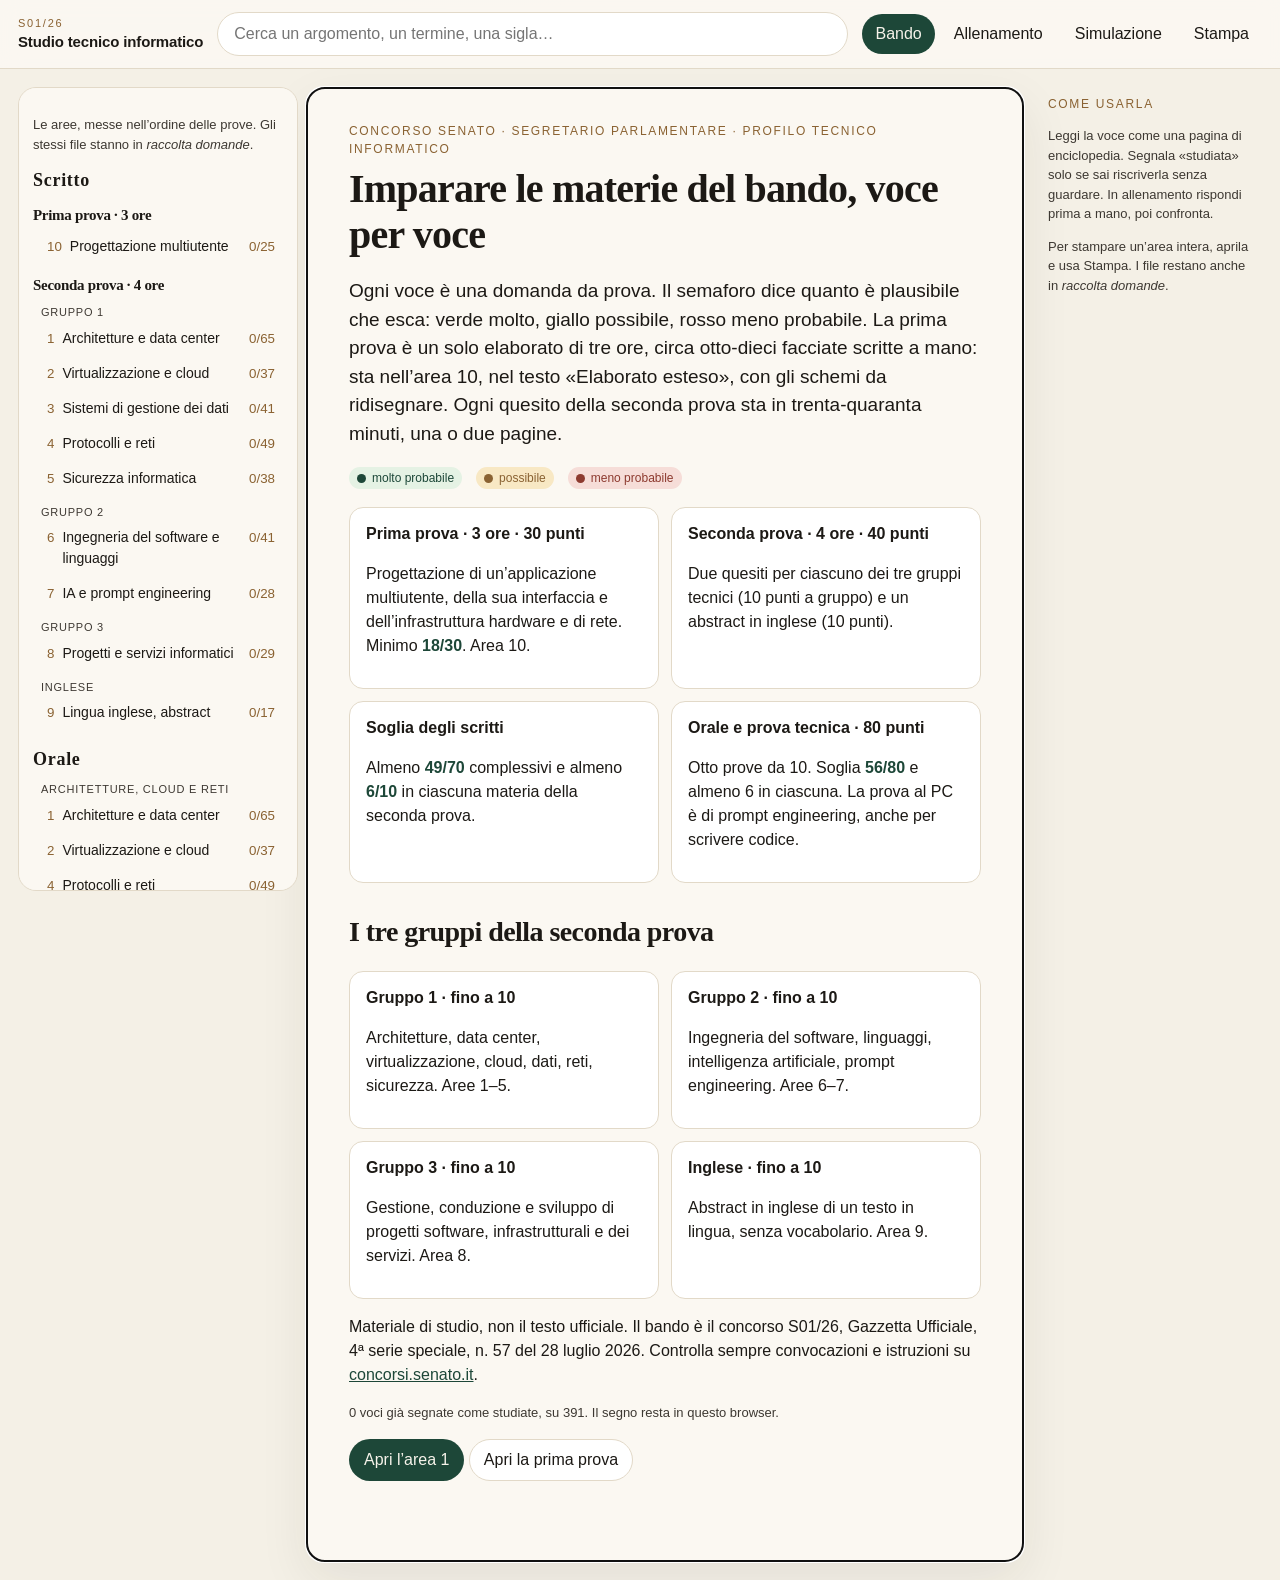
<file: index.html>
<!DOCTYPE html>
<html lang="it">
<head>
  <meta charset="utf-8">
  <meta name="viewport" content="width=device-width, initial-scale=1">
  <title>Studio Senato — Tecnico informatico</title>
  <script>location.replace("studio/index.html");</script>
  <meta http-equiv="refresh" content="0; url=studio/index.html">
</head>
<body>
  <p><a href="studio/index.html">Apri lo studio</a></p>
</body>
</html>
</file>
<file: studio/stile.css>
:root {
  --inchiostro: #1c1915;
  --inchiostro-soft: #3d3832;
  --carta: #f4f0e6;
  --carta-2: #fbf8f2;
  --linea: #e2d9c8;
  --verde: #1d4738;
  --verde-2: #2f6a52;
  --oro: #8a6232;
  --segno: #f3e2c4;
  --pericolo: #8d3a2f;
  --ombra: 0 18px 50px rgba(40, 32, 20, 0.08);
  --sans: "Segoe UI", "Source Sans 3", sans-serif;
  --serif: "Palatino Linotype", Palatino, "Iowan Old Style", Georgia, serif;
  --mono: "Cascadia Mono", Consolas, "Courier New", monospace;
  --indice: 280px;
  --lato: 230px;
}

* { box-sizing: border-box; }
html { scroll-behavior: smooth; }
body {
  margin: 0;
  color: var(--inchiostro);
  background:
    radial-gradient(1200px 400px at 10% -10%, #efe4cf 0%, transparent 55%),
    var(--carta);
  font-family: var(--sans);
  line-height: 1.5;
}
button, input { font: inherit; color: inherit; }
button { cursor: pointer; }
a { color: var(--verde); }
.sr, .salta {
  position: absolute;
  left: -999px;
}
.salta:focus { left: 12px; top: 12px; background: white; padding: 8px 12px; z-index: 20; }

.barra {
  position: sticky;
  top: 0;
  z-index: 5;
  display: flex;
  gap: 14px;
  align-items: center;
  padding: 12px 18px;
  background: rgba(251, 248, 242, 0.92);
  border-bottom: 1px solid var(--linea);
  backdrop-filter: blur(10px);
}
.menu { display: none; }
.marca { display: flex; flex-direction: column; min-width: 180px; }
.marca-kicker {
  font-size: 11px;
  letter-spacing: 0.16em;
  text-transform: uppercase;
  color: var(--oro);
}
.marca strong { font-size: 15px; letter-spacing: -0.01em; }
.cerca { flex: 1; }
.cerca input {
  width: 100%;
  border: 1px solid var(--linea);
  background: white;
  border-radius: 999px;
  padding: 9px 16px;
}
.cerca input:focus { outline: 2px solid #c9dece; border-color: var(--verde-2); }
.azioni { display: flex; gap: 6px; }
.azioni button, .testo, .chip, .primaria, .secondaria {
  border: 1px solid transparent;
  background: transparent;
  border-radius: 999px;
  padding: 7px 12px;
}
.azioni button.attivo, .chip.attivo {
  background: var(--verde);
  color: #f6f3ea;
}
.azioni button:hover, .testo:hover { background: #efe7d8; }

.guscio {
  display: grid;
  grid-template-columns: var(--indice) minmax(0, 1fr) var(--lato);
  gap: 8px;
  max-width: 1440px;
  margin: 0 auto;
  padding: 18px;
}
.indice, .lato {
  position: sticky;
  top: 78px;
  align-self: start;
  max-height: calc(100vh - 96px);
  overflow: auto;
}
.indice {
  background: var(--carta-2);
  border: 1px solid var(--linea);
  border-radius: 18px;
  padding: 14px;
}
.indice-nota, .muto, .meta, .kicker {
  color: var(--inchiostro-soft);
  font-size: 13px;
}
.ramo {
  margin: 16px 0 4px;
  font-family: var(--serif);
  font-size: 18px;
  letter-spacing: 0.04em;
}
.ramo:first-child { margin-top: 4px; }
.prova {
  margin: 10px 0 2px;
  font-family: var(--serif);
  font-size: 15px;
  font-weight: 600;
}
.gruppo {
  margin: 8px 0 0;
  padding-left: 8px;
  font-size: 11px;
  letter-spacing: 0.07em;
  text-transform: uppercase;
  color: var(--inchiostro-soft);
}
.sotto { padding-left: 6px; }
.area-btn {
  width: 100%;
  text-align: left;
  border: 0;
  background: transparent;
  border-radius: 12px;
  padding: 7px 8px;
  display: grid;
  grid-template-columns: auto 1fr auto;
  gap: 8px;
  align-items: baseline;
}
.area-btn:hover { background: #f3efe6; }
.area-btn small { color: var(--oro); font-variant-numeric: tabular-nums; }
.area-btn.on, .area-btn.on:hover { background: #e7f0ea; }
.area-btn span { font-size: 14px; }
.indice-piede { margin-top: 12px; padding-top: 10px; border-top: 1px solid var(--linea); }
.testo { padding-left: 0; color: var(--pericolo); }

main {
  background: var(--carta-2);
  border: 1px solid var(--linea);
  border-radius: 18px;
  min-height: calc(100vh - 120px);
  padding: 34px 42px 64px;
  box-shadow: var(--ombra);
}
.lato { padding: 8px 8px 8px 16px; }
.lato a, .lato button.link {
  display: block;
  width: 100%;
  text-align: left;
  background: none;
  border: 0;
  padding: 5px 0;
  color: var(--inchiostro-soft);
  font-size: 13.5px;
  text-decoration: none;
}
.lato a:hover, .lato button.link:hover { color: var(--verde); }

.kicker {
  letter-spacing: 0.14em;
  text-transform: uppercase;
  color: var(--oro);
  font-size: 12px;
  margin: 0 0 8px;
}
h1, h2, h3 { font-family: var(--serif); font-weight: 600; letter-spacing: -0.02em; }
h1 { font-size: 40px; line-height: 1.15; margin: 0 0 12px; }
h2 { font-size: 28px; margin: 28px 0 10px; }
h3 { font-size: 22px; margin: 26px 0 8px; }
.articolo p, .voce p { font-family: var(--serif); font-size: 18.5px; line-height: 1.58; }
.lead { font-size: 19px; }
.griglia {
  display: grid;
  grid-template-columns: repeat(2, minmax(0, 1fr));
  gap: 12px;
  margin: 18px 0 8px;
}
.scheda, .voce-card, .risultato {
  border: 1px solid var(--linea);
  background: white;
  border-radius: 14px;
  padding: 14px 16px;
}
.scheda strong { display: block; margin-bottom: 4px; }
.scheda em { font-style: normal; color: var(--verde); font-weight: 650; }
.elenco-voci { list-style: none; padding: 0; margin: 16px 0; }
.elenco-voci li + li { margin-top: 8px; }
.voce-card {
  width: 100%;
  text-align: left;
  display: block;
}
.voce-card:hover { border-color: #b7cbbd; }
.voce-card b { display: block; font-size: 16px; margin-bottom: 4px; }
.badge {
  display: inline-block;
  border-radius: 999px;
  padding: 2px 8px;
  background: #efe7d8;
  color: var(--inchiostro-soft);
  font-size: 12px;
  margin-right: 6px;
}
.badge.fatto { background: #e5f2e4; color: #1d4738; }
.badge.ripasso { background: #f8e4d2; color: #8a6232; }
.semaforo {
  display: inline-flex;
  align-items: center;
  gap: 6px;
  border-radius: 999px;
  padding: 2px 8px;
  font-size: 12px;
  margin-right: 6px;
  background: #efe7d8;
}
.semaforo::before {
  content: "";
  width: 9px;
  height: 9px;
  border-radius: 50%;
  background: currentColor;
}
.semaforo.verde { background: #e5f2e4; color: #1d4738; }
.semaforo.giallo { background: #f8e8c4; color: #8a6232; }
.semaforo.rosso { background: #f6ddd8; color: #8d3a2f; }
.legenda { display: flex; flex-wrap: wrap; gap: 8px; }
.lunghezza { margin-top: 0; }
.schema {
  margin: 16px 0;
  padding: 14px 16px 10px;
  background: white;
  border: 1px solid var(--linea);
  border-radius: 14px;
}
.schema figcaption {
  font-size: 13px;
  letter-spacing: 0.08em;
  text-transform: uppercase;
  color: var(--oro);
  margin-bottom: 10px;
}
.schema-riga { display: flex; flex-wrap: wrap; gap: 8px; justify-content: center; align-items: center; }
.schema-trattino { width: 18px; height: 2px; background: var(--verde-2); }
.nodo {
  border: 2px solid var(--verde);
  background: #f3f7f4;
  border-radius: 10px;
  padding: 8px 12px;
  font-size: 14px;
  text-align: center;
}
.schema-freccia { text-align: center; color: var(--oro); font-size: 13px; padding: 4px 0 6px; }
.schema-freccia::before { content: "↓ "; }
.schema-zona { border: 1px dashed #b7cbbd; border-radius: 12px; padding: 8px; margin: 6px 0; }
.schema-zona-nome { display: block; font-size: 12px; letter-spacing: 0.08em; text-transform: uppercase; color: var(--verde); margin-bottom: 6px; }
.schema-passo { border-left: 3px solid var(--verde-2); margin: 6px 0; padding: 4px 10px; font-family: var(--serif); font-size: 17px; }
.schema-nota { font-size: 14px; color: var(--inchiostro-soft); margin: 8px 0 0; }

.voce h1 { font-size: 34px; }
.sezione h3 {
  border-left: 3px solid var(--verde-2);
  padding-left: 10px;
}
.voce ul, .voce ol, .articolo ul, .articolo ol { font-family: var(--serif); font-size: 18px; line-height: 1.5; }
.voce li + li { margin-top: 4px; }
code {
  font-family: var(--mono);
  font-size: 0.86em;
  background: #f3ecdf;
  padding: 0 4px;
  border-radius: 4px;
}
pre {
  background: #221e1a;
  color: #f6f1e6;
  padding: 14px 16px;
  border-radius: 12px;
  overflow: auto;
  font-family: var(--mono);
  font-size: 14px;
  line-height: 1.45;
}
pre code { background: transparent; color: inherit; padding: 0; }
.callout {
  background: #f8f1e2;
  border-left: 3px solid var(--oro);
  padding: 10px 14px;
  margin: 12px 0;
  font-family: var(--serif);
  font-size: 17.5px;
}
.links a { display: inline-block; margin: 4px 12px 4px 0; }

.barra-voce {
  display: flex;
  flex-wrap: wrap;
  gap: 8px;
  align-items: center;
  margin: 8px 0 18px;
}
.primaria, .secondaria {
  border-radius: 999px;
  padding: 8px 14px;
}
.primaria { background: var(--verde); color: #f6f3ea; }
.secondaria { border-color: var(--linea); background: white; }
.nav-voce { display: flex; justify-content: space-between; gap: 12px; margin-top: 28px; }
.nav-voce button { max-width: 46%; text-align: left; }

.quiz-box textarea {
  width: 100%;
  min-height: 180px;
  border: 1px solid var(--linea);
  border-radius: 12px;
  padding: 12px;
  font-family: var(--serif);
  font-size: 17px;
  background: white;
}
.timer { font-variant-numeric: tabular-nums; font-size: 20px; color: var(--verde); }
.nascosto { display: none; }
.filtri { display: flex; flex-wrap: wrap; gap: 8px; margin: 12px 0; }

@media (max-width: 1100px) {
  .guscio { grid-template-columns: var(--indice) minmax(0, 1fr); }
  .lato { display: none; }
}
@media (max-width: 800px) {
  .menu { display: inline-block; }
  .barra { flex-wrap: wrap; padding: 10px 12px; gap: 8px; }
  .cerca { flex: 1 1 160px; min-width: 0; }
  .azioni { flex-wrap: wrap; }
  .azioni button { padding: 7px 10px; }
  .guscio { grid-template-columns: 1fr; padding: 10px; }
  .indice {
    position: fixed;
    inset: 64px auto 0 0;
    width: min(88vw, 340px);
    z-index: 6;
    max-height: none;
    transform: translateX(-105%);
    transition: transform 0.2s ease;
    border-radius: 0 18px 18px 0;
  }
  .indice.aperto { transform: none; }
  .tenda { position: fixed; inset: 0; background: rgba(28, 25, 21, 0.35); z-index: 4; }
  main { padding: 22px 16px 48px; }
  h1 { font-size: 32px; }
  .griglia { grid-template-columns: 1fr; }
  .marca { display: none; }
  .azioni button span.lungo { display: none; }
}

@media print {
  .barra, .indice, .lato, .barra-voce, .nav-voce, .no-stampa, .tenda { display: none !important; }
  body { background: white; }
  .guscio { display: block; padding: 0; max-width: none; }
  main {
    border: 0;
    box-shadow: none;
    padding: 0;
    background: white;
  }
  .voce, .scheda, .voce-card, .schema { break-inside: avoid; }
  .semaforo { border: 1px solid #ccc; }
  a { color: black; text-decoration: none; }
  pre { white-space: pre-wrap; }
}
</file>
